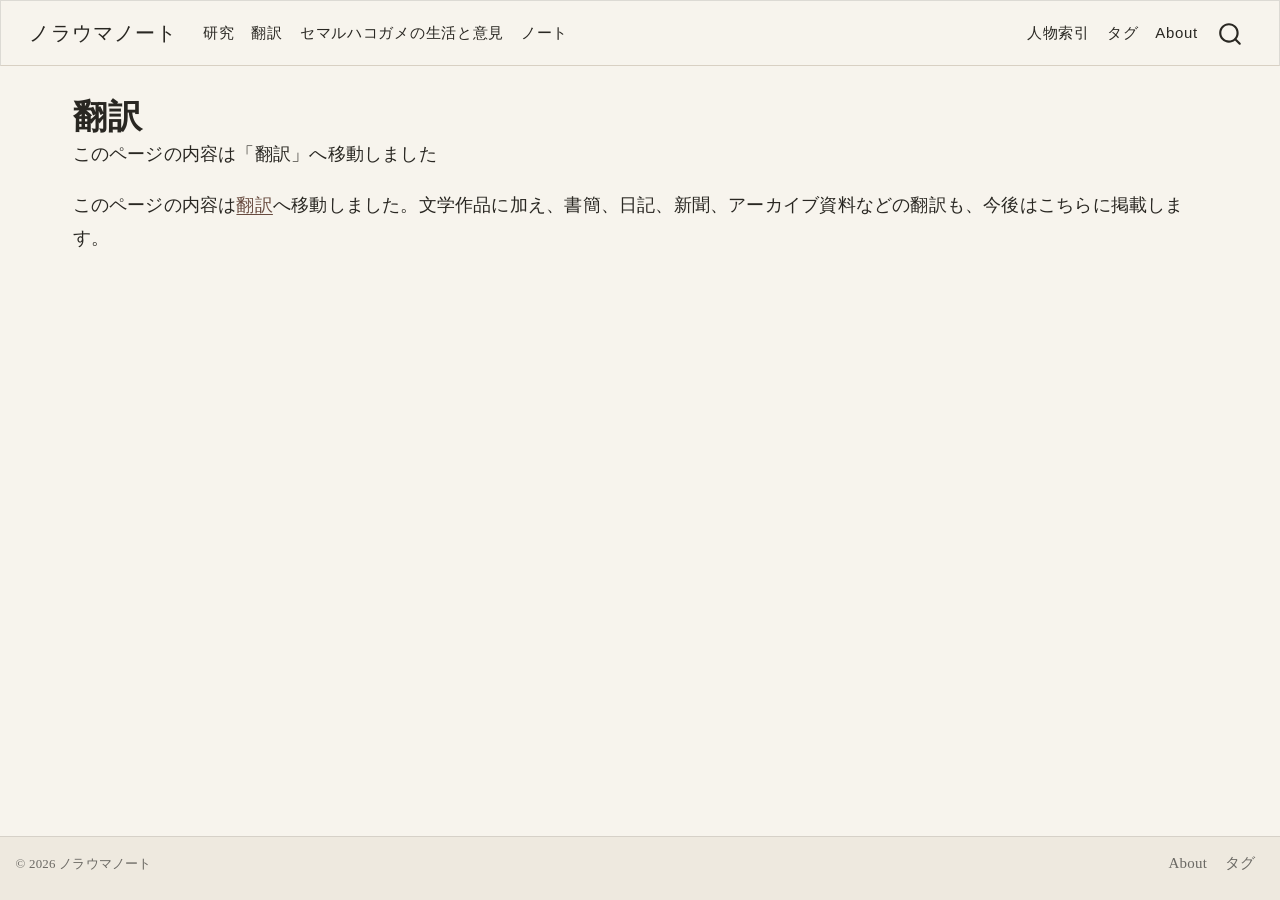
<file: sources/index.html>
<!DOCTYPE html>
<html xmlns="http://www.w3.org/1999/xhtml" lang="ja" xml:lang="ja"><head>

<meta charset="utf-8">
<meta name="generator" content="quarto-1.10.18">

<meta name="viewport" content="width=device-width, initial-scale=1.0, user-scalable=yes">

<meta name="description" content="このページの内容は「翻訳」へ移動しました">

<title>翻訳 – ノラウマノート</title>
<style>
/* Default styles provided by pandoc.
** See https://pandoc.org/MANUAL.html#variables-for-html for config info.
*/
span.smallcaps{font-variant: small-caps;}
div.columns{display: flex; gap: 1.5em;}
div.column{flex: auto;}
@media screen {
div.columns{gap: min(4vw, 1.5em);}
div.column{overflow-x: auto;}
}
div.hanging-indent{margin-left: 1.5em; text-indent: -1.5em;}
ul.task-list{list-style: none;}
ul.task-list li input[type="checkbox"] {
  width: 0.8em;
  margin: 0 0.8em 0.2em -1em; /* quarto-specific, see https://github.com/quarto-dev/quarto-cli/issues/4556 */ 
  vertical-align: middle;
}
</style>


<script src="../site_libs/quarto-nav/quarto-nav.js"></script>
<script src="../site_libs/clipboard/clipboard.min.js"></script>
<script src="../site_libs/quarto-search/autocomplete.umd.js"></script>
<script src="../site_libs/quarto-search/fuse.min.js"></script>
<script src="../site_libs/quarto-search/quarto-search.js"></script>
<meta name="quarto:offset" content="../">
<script src="../site_libs/quarto-html/quarto.js" type="module"></script>
<script src="../site_libs/quarto-html/tabsets/tabsets.js" type="module"></script>
<script src="../site_libs/quarto-html/popper.min.js"></script>
<script src="../site_libs/quarto-html/tippy.umd.min.js"></script>
<script src="../site_libs/quarto-html/anchor.min.js"></script>
<link href="../site_libs/quarto-html/tippy.css" rel="stylesheet">
<link href="../site_libs/quarto-html/quarto-syntax-highlighting-64a204ab8560d761af7679ceaba22944.css" rel="stylesheet" id="quarto-text-highlighting-styles">
<script src="../site_libs/bootstrap/bootstrap.min.js"></script>
<link href="../site_libs/bootstrap/bootstrap-icons.css" rel="stylesheet">
<link href="../site_libs/bootstrap/bootstrap-74d0237e3e05faaf3643db1512afb270.min.css" rel="stylesheet" append-hash="true" id="quarto-bootstrap" data-mode="light">
<script id="quarto-search-options" type="application/json">{
  "location": "navbar",
  "copy-button": false,
  "collapse-after": 3,
  "panel-placement": "end",
  "type": "overlay",
  "limit": 50,
  "keyboard-shortcut": [
    "f",
    "/",
    "s"
  ],
  "language": {
    "search-no-results-text": "一致なし",
    "search-matching-documents-text": "一致した文書",
    "search-copy-link-title": "検索へのリンクをコピー",
    "search-hide-matches-text": "追加の検索結果を非表示",
    "search-more-match-text": "追加の検索結果",
    "search-more-matches-text": "追加の検索結果",
    "search-clear-button-title": "消去",
    "search-text-placeholder": "",
    "search-detached-cancel-button-title": "取消",
    "search-submit-button-title": "検索",
    "search-label": "サーチ"
  }
}</script>
<style>html{ scroll-behavior: smooth; }</style>


<meta property="og:title" content="翻訳 – ノラウマノート">
<meta property="og:description" content="このページの内容は「翻訳」へ移動しました">
<meta property="og:site_name" content="ノラウマノート">
</head>

<body class="nav-fixed quarto-light">

<div id="quarto-search-results"></div>
  <header id="quarto-header" class="headroom fixed-top">
    <nav class="navbar navbar-expand-xl " data-bs-theme="dark">
      <div class="navbar-container container-fluid">
      <div class="navbar-brand-container mx-auto">
    <a class="navbar-brand" href="../index.html">
    <span class="navbar-title">ノラウマノート</span>
    </a>
  </div>
            <div id="quarto-search" class="" title="サーチ"></div>
          <button class="navbar-toggler" type="button" data-bs-toggle="collapse" data-bs-target="#navbarCollapse" aria-controls="navbarCollapse" role="menu" aria-expanded="false" aria-label="ナビゲーションを切り替える" onclick="if (window.quartoToggleHeadroom) { window.quartoToggleHeadroom(); }">
  <span class="navbar-toggler-icon"></span>
</button>
          <div class="collapse navbar-collapse" id="navbarCollapse">
            <ul class="navbar-nav navbar-nav-scroll me-auto">
  <li class="nav-item">
    <a class="nav-link" href="../research/index.html"> 
<span class="menu-text">研究</span></a>
  </li>  
  <li class="nav-item">
    <a class="nav-link" href="../translations/index.html"> 
<span class="menu-text">翻訳</span></a>
  </li>  
  <li class="nav-item">
    <a class="nav-link" href="../box-turtle/index.html"> 
<span class="menu-text">セマルハコガメの生活と意見</span></a>
  </li>  
  <li class="nav-item">
    <a class="nav-link" href="../notes/index.html"> 
<span class="menu-text">ノート</span></a>
  </li>  
</ul>
            <ul class="navbar-nav navbar-nav-scroll ms-auto">
  <li class="nav-item">
    <a class="nav-link" href="../people/index.html"> 
<span class="menu-text">人物索引</span></a>
  </li>  
  <li class="nav-item">
    <a class="nav-link" href="../tags/index.html"> 
<span class="menu-text">タグ</span></a>
  </li>  
  <li class="nav-item">
    <a class="nav-link" href="../about.html"> 
<span class="menu-text">About</span></a>
  </li>  
</ul>
          </div> <!-- /navcollapse -->
            <div class="quarto-navbar-tools">
</div>
      </div> <!-- /container-fluid -->
    </nav>
</header>
<!-- content -->
<div id="quarto-content" class="quarto-container page-columns page-rows-contents page-layout-full page-navbar">
<!-- sidebar -->
<!-- margin-sidebar -->
    
<!-- main -->
<main class="content column-page" id="quarto-document-content">

<header id="title-block-header" class="quarto-title-block default">
<div class="quarto-title">
<h1 class="title">翻訳</h1>
</div>

<div>
  <div class="description">
    このページの内容は「翻訳」へ移動しました
  </div>
</div>


<div class="quarto-title-meta column-page">

    
  
    
  </div>
  


</header>


<!--
Generation information
- Date: 2026-08-11
- Creation method: Generated by ChatGPT
- Model: GPT-5 (Codex)
- Source information: User-provided site requirements
- Scope: Compatibility page directing old source-section links to the unified translation section
- Human review status: Not reviewed
- Version: 0.2.0
- Updated: 2026-09-21
- Caution: AI-generated content may contain errors. Verify consequential use against primary sources.
-->
<p>このページの内容は<a href="../translations/index.html">翻訳</a>へ移動しました。文学作品に加え、書簡、日記、新聞、アーカイブ資料などの翻訳も、今後はこちらに掲載します。</p>



</main> <!-- /main -->
<script id="quarto-html-after-body" type="application/javascript">
  window.document.addEventListener("DOMContentLoaded", function (event) {
    const icon = "";
    const anchorJS = new window.AnchorJS();
    anchorJS.options = {
      placement: 'right',
      icon: icon
    };
    anchorJS.add('.anchored');
    const isCodeAnnotation = (el) => {
      for (const clz of el.classList) {
        if (clz.startsWith('code-annotation-')) {                     
          return true;
        }
      }
      return false;
    }
    const onCopySuccess = function(e) {
      // button target
      const button = e.trigger;
      // don't keep focus
      button.blur();
      // flash "checked"
      button.classList.add('code-copy-button-checked');
      var currentTitle = button.getAttribute("title");
      button.setAttribute("title", "コピーしました");
      let tooltip;
      if (window.bootstrap) {
        button.setAttribute("data-bs-toggle", "tooltip");
        button.setAttribute("data-bs-placement", "left");
        button.setAttribute("data-bs-title", "コピーしました");
        tooltip = new bootstrap.Tooltip(button, 
          { trigger: "manual", 
            customClass: "code-copy-button-tooltip",
            offset: [0, -8]});
        tooltip.show();    
      }
      setTimeout(function() {
        if (tooltip) {
          tooltip.hide();
          button.removeAttribute("data-bs-title");
          button.removeAttribute("data-bs-toggle");
          button.removeAttribute("data-bs-placement");
        }
        button.setAttribute("title", currentTitle);
        button.classList.remove('code-copy-button-checked');
      }, 1000);
      // clear code selection
      e.clearSelection();
    }
    const getTextToCopy = function(trigger) {
      const outerScaffold = trigger.parentElement.cloneNode(true);
      const codeEl = outerScaffold.querySelector('code');
      for (const childEl of codeEl.children) {
        if (isCodeAnnotation(childEl)) {
          childEl.remove();
        }
      }
      return codeEl.innerText;
    }
    const clipboard = new window.ClipboardJS('.code-copy-button:not([data-in-quarto-modal])', {
      text: getTextToCopy
    });
    clipboard.on('success', onCopySuccess);
    if (window.document.getElementById('quarto-embedded-source-code-modal')) {
      const clipboardModal = new window.ClipboardJS('.code-copy-button[data-in-quarto-modal]', {
        text: getTextToCopy,
        container: window.document.getElementById('quarto-embedded-source-code-modal')
      });
      clipboardModal.on('success', onCopySuccess);
    }
      var localhostRegex = new RegExp(/^(?:http|https):\/\/localhost\:?[0-9]*\//);
      var mailtoRegex = new RegExp(/^mailto:/);
        var filterRegex = new RegExp('/' + window.location.host + '/');
      var isInternal = (href) => {
          return filterRegex.test(href) || localhostRegex.test(href) || mailtoRegex.test(href);
      }
      // Inspect non-navigation links and adorn them if external
     var links = window.document.querySelectorAll('a[href]:not(.nav-link):not(.navbar-brand):not(.toc-action):not(.sidebar-link):not(.sidebar-item-toggle):not(.pagination-link):not(.no-external):not([aria-hidden]):not(.dropdown-item):not(.quarto-navigation-tool):not(.about-link)');
      for (var i=0; i<links.length; i++) {
        const link = links[i];
        if (!isInternal(link.href)) {
          // undo the damage that might have been done by quarto-nav.js in the case of
          // links that we want to consider external
          if (link.dataset.originalHref !== undefined) {
            link.href = link.dataset.originalHref;
          }
            // target, if specified
            link.setAttribute("target", "_blank");
            if (link.getAttribute("rel") === null) {
              link.setAttribute("rel", "noopener");
            }
        }
      }
    function tippyHover(el, contentFn, onTriggerFn, onUntriggerFn) {
      const config = {
        allowHTML: true,
        maxWidth: 500,
        delay: 100,
        arrow: false,
        appendTo: function(el) {
            return el.parentElement;
        },
        interactive: true,
        interactiveBorder: 10,
        theme: 'quarto',
        placement: 'bottom-start',
      };
      if (contentFn) {
        config.content = contentFn;
      }
      if (onTriggerFn) {
        config.onTrigger = onTriggerFn;
      }
      if (onUntriggerFn) {
        config.onUntrigger = onUntriggerFn;
      }
      window.tippy(el, config); 
    }
    const noterefs = window.document.querySelectorAll('a[role="doc-noteref"]');
    for (var i=0; i<noterefs.length; i++) {
      const ref = noterefs[i];
      tippyHover(ref, function() {
        // use id or data attribute instead here
        let href = ref.getAttribute('data-footnote-href') || ref.getAttribute('href');
        try { href = new URL(href).hash; } catch {}
        const id = href.replace(/^#\/?/, "");
        const note = window.document.getElementById(id);
        if (note) {
          return note.innerHTML;
        } else {
          return "";
        }
      });
    }
    const xrefs = window.document.querySelectorAll('a.quarto-xref');
    const processXRef = (id, note) => {
      // Strip column container classes
      const stripColumnClz = (el) => {
        el.classList.remove("page-full", "page-columns");
        if (el.children) {
          for (const child of el.children) {
            stripColumnClz(child);
          }
        }
      }
      stripColumnClz(note)
      if (id === null || id.startsWith('sec-')) {
        // Special case sections, only their first couple elements
        const container = document.createElement("div");
        if (note.children && note.children.length > 2) {
          container.appendChild(note.children[0].cloneNode(true));
          for (let i = 1; i < note.children.length; i++) {
            const child = note.children[i];
            if (child.tagName === "P" && child.innerText === "") {
              continue;
            } else {
              container.appendChild(child.cloneNode(true));
              break;
            }
          }
          if (window.Quarto?.typesetMath) {
            window.Quarto.typesetMath(container);
          }
          return container.innerHTML
        } else {
          if (window.Quarto?.typesetMath) {
            window.Quarto.typesetMath(note);
          }
          return note.innerHTML;
        }
      } else {
        // Remove any anchor links if they are present
        const anchorLink = note.querySelector('a.anchorjs-link');
        if (anchorLink) {
          anchorLink.remove();
        }
        if (window.Quarto?.typesetMath) {
          window.Quarto.typesetMath(note);
        }
        if (note.classList.contains("callout")) {
          return note.outerHTML;
        } else {
          return note.innerHTML;
        }
      }
    }
    for (var i=0; i<xrefs.length; i++) {
      const xref = xrefs[i];
      tippyHover(xref, undefined, function(instance) {
        instance.disable();
        let url = xref.getAttribute('href');
        let hash = undefined; 
        if (url.startsWith('#')) {
          hash = url;
        } else {
          try { hash = new URL(url).hash; } catch {}
        }
        if (hash) {
          const id = hash.replace(/^#\/?/, "");
          const note = window.document.getElementById(id);
          if (note !== null) {
            try {
              const html = processXRef(id, note.cloneNode(true));
              instance.setContent(html);
            } finally {
              instance.enable();
              instance.show();
            }
          } else {
            // See if we can fetch this
            fetch(url.split('#')[0])
            .then(res => res.text())
            .then(html => {
              const parser = new DOMParser();
              const htmlDoc = parser.parseFromString(html, "text/html");
              const note = htmlDoc.getElementById(id);
              if (note !== null) {
                const html = processXRef(id, note);
                instance.setContent(html);
              } 
            }).finally(() => {
              instance.enable();
              instance.show();
            });
          }
        } else {
          // See if we can fetch a full url (with no hash to target)
          // This is a special case and we should probably do some content thinning / targeting
          fetch(url)
          .then(res => res.text())
          .then(html => {
            const parser = new DOMParser();
            const htmlDoc = parser.parseFromString(html, "text/html");
            const note = htmlDoc.querySelector('main.content');
            if (note !== null) {
              // This should only happen for chapter cross references
              // (since there is no id in the URL)
              // remove the first header
              if (note.children.length > 0 && note.children[0].tagName === "HEADER") {
                note.children[0].remove();
              }
              const html = processXRef(null, note);
              instance.setContent(html);
            } 
          }).finally(() => {
            instance.enable();
            instance.show();
          });
        }
      }, function(instance) {
      });
    }
        let selectedAnnoteEl;
        const selectorForAnnotation = ( cell, annotation) => {
          let cellAttr = 'data-code-cell="' + cell + '"';
          let lineAttr = 'data-code-annotation="' +  annotation + '"';
          const selector = 'span[' + cellAttr + '][' + lineAttr + ']';
          return selector;
        }
        const selectCodeLines = (annoteEl) => {
          const doc = window.document;
          const targetCell = annoteEl.getAttribute("data-target-cell");
          const targetAnnotation = annoteEl.getAttribute("data-target-annotation");
          const annoteSpan = window.document.querySelector(selectorForAnnotation(targetCell, targetAnnotation));
          const lines = annoteSpan.getAttribute("data-code-lines").split(",");
          const lineIds = lines.map((line) => {
            return targetCell + "-" + line;
          })
          let top = null;
          let height = null;
          let parent = null;
          if (lineIds.length > 0) {
              //compute the position of the single el (top and bottom and make a div)
              const el = window.document.getElementById(lineIds[0]);
              top = el.offsetTop;
              height = el.offsetHeight;
              parent = el.parentElement.parentElement;
            if (lineIds.length > 1) {
              const lastEl = window.document.getElementById(lineIds[lineIds.length - 1]);
              const bottom = lastEl.offsetTop + lastEl.offsetHeight;
              height = bottom - top;
            }
            if (top !== null && height !== null && parent !== null) {
              // cook up a div (if necessary) and position it 
              let div = window.document.getElementById("code-annotation-line-highlight");
              if (div === null) {
                div = window.document.createElement("div");
                div.setAttribute("id", "code-annotation-line-highlight");
                div.style.position = 'absolute';
                parent.appendChild(div);
              }
              div.style.top = top - 2 + "px";
              div.style.height = height + 4 + "px";
              div.style.left = 0;
              let gutterDiv = window.document.getElementById("code-annotation-line-highlight-gutter");
              if (gutterDiv === null) {
                gutterDiv = window.document.createElement("div");
                gutterDiv.setAttribute("id", "code-annotation-line-highlight-gutter");
                gutterDiv.style.position = 'absolute';
                const codeCell = window.document.getElementById(targetCell);
                const gutter = codeCell.querySelector('.code-annotation-gutter');
                gutter.appendChild(gutterDiv);
              }
              gutterDiv.style.top = top - 2 + "px";
              gutterDiv.style.height = height + 4 + "px";
            }
            selectedAnnoteEl = annoteEl;
          }
        };
        const unselectCodeLines = () => {
          const elementsIds = ["code-annotation-line-highlight", "code-annotation-line-highlight-gutter"];
          elementsIds.forEach((elId) => {
            const div = window.document.getElementById(elId);
            if (div) {
              div.remove();
            }
          });
          selectedAnnoteEl = undefined;
        };
          // Handle positioning of the toggle
      window.addEventListener(
        "resize",
        throttle(() => {
          elRect = undefined;
          if (selectedAnnoteEl) {
            selectCodeLines(selectedAnnoteEl);
          }
        }, 10)
      );
      function throttle(fn, ms) {
      let throttle = false;
      let timer;
        return (...args) => {
          if(!throttle) { // first call gets through
              fn.apply(this, args);
              throttle = true;
          } else { // all the others get throttled
              if(timer) clearTimeout(timer); // cancel #2
              timer = setTimeout(() => {
                fn.apply(this, args);
                timer = throttle = false;
              }, ms);
          }
        };
      }
        // Attach click handler to the DT
        const annoteDls = window.document.querySelectorAll('dt[data-target-cell]');
        for (const annoteDlNode of annoteDls) {
          annoteDlNode.addEventListener('click', (event) => {
            const clickedEl = event.target;
            if (clickedEl !== selectedAnnoteEl) {
              unselectCodeLines();
              const activeEl = window.document.querySelector('dt[data-target-cell].code-annotation-active');
              if (activeEl) {
                activeEl.classList.remove('code-annotation-active');
              }
              selectCodeLines(clickedEl);
              clickedEl.classList.add('code-annotation-active');
            } else {
              // Unselect the line
              unselectCodeLines();
              clickedEl.classList.remove('code-annotation-active');
            }
          });
        }
    const findCites = (el) => {
      const parentEl = el.parentElement;
      if (parentEl) {
        const cites = parentEl.dataset.cites;
        if (cites) {
          return {
            el,
            cites: cites.split(' ')
          };
        } else {
          return findCites(el.parentElement)
        }
      } else {
        return undefined;
      }
    };
    var bibliorefs = window.document.querySelectorAll('a[role="doc-biblioref"]');
    for (var i=0; i<bibliorefs.length; i++) {
      const ref = bibliorefs[i];
      const citeInfo = findCites(ref);
      if (citeInfo) {
        tippyHover(citeInfo.el, function() {
          var popup = window.document.createElement('div');
          citeInfo.cites.forEach(function(cite) {
            var citeDiv = window.document.createElement('div');
            citeDiv.classList.add('hanging-indent');
            citeDiv.classList.add('csl-entry');
            var biblioDiv = window.document.getElementById('ref-' + cite);
            if (biblioDiv) {
              citeDiv.innerHTML = biblioDiv.innerHTML;
            }
            popup.appendChild(citeDiv);
          });
          return popup.innerHTML;
        });
      }
    }
  });
  </script>
</div> <!-- /content -->
<footer class="footer">
  <div class="nav-footer">
    <div class="nav-footer-left">
<p>© 2026 ノラウマノート</p>
</div>   
    <div class="nav-footer-center">
      &nbsp;
    </div>
    <div class="nav-footer-right">
      <ul class="footer-items list-unstyled">
    <li class="nav-item">
    <a class="nav-link" href="../about.html">
<p>About</p>
</a>
  </li>  
    <li class="nav-item">
    <a class="nav-link" href="../tags/index.html">
<p>タグ</p>
</a>
  </li>  
</ul>
    </div>
  </div>
</footer>




<script src="../site_libs/quarto-html/zenscroll-min.js"></script>
</body></html>
</file>
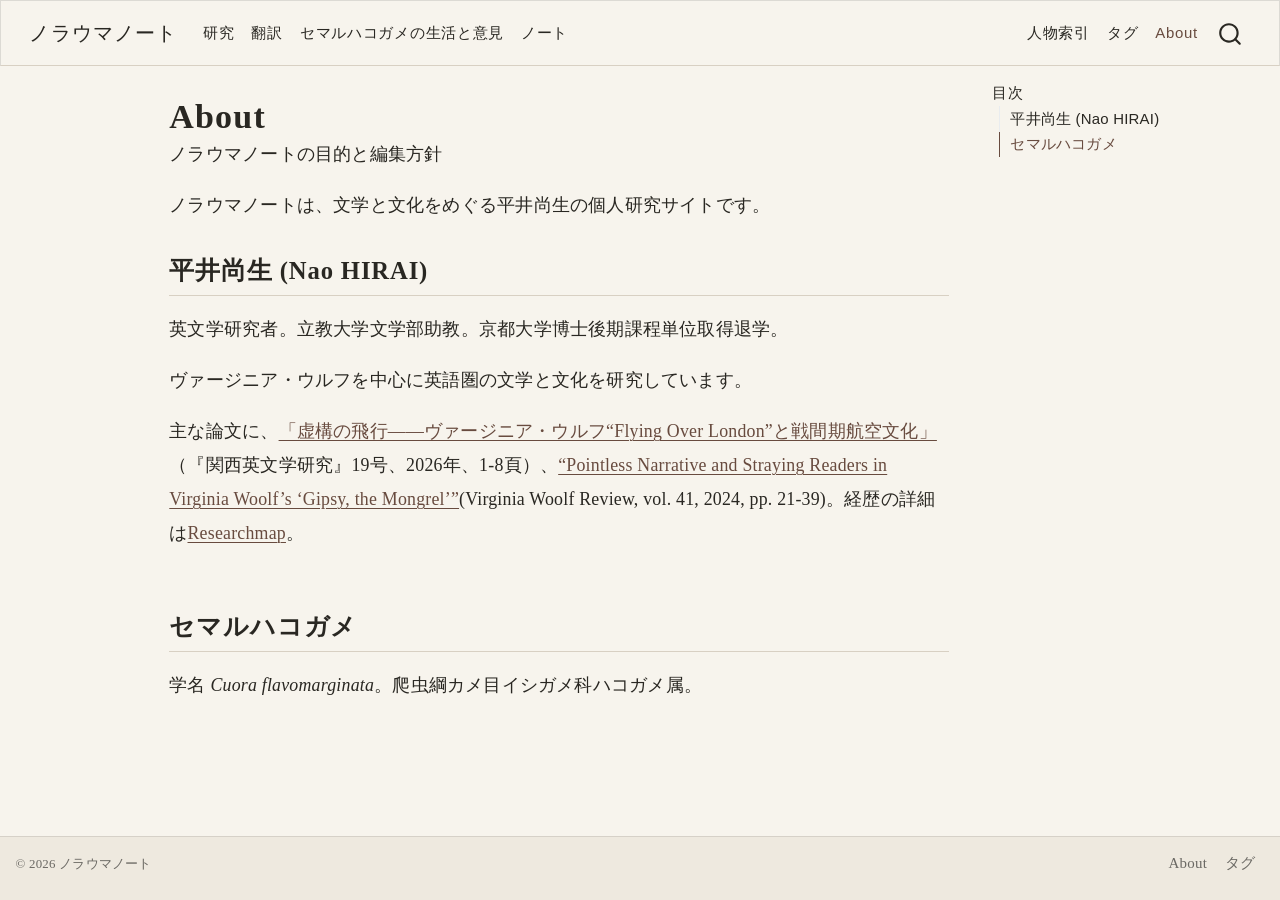
<file: about.html>
<!DOCTYPE html>
<html xmlns="http://www.w3.org/1999/xhtml" lang="ja" xml:lang="ja"><head>

<meta charset="utf-8">
<meta name="generator" content="quarto-1.10.18">

<meta name="viewport" content="width=device-width, initial-scale=1.0, user-scalable=yes">

<meta name="description" content="ノラウマノートの目的と編集方針">

<title>About – ノラウマノート</title>
<style>
/* Default styles provided by pandoc.
** See https://pandoc.org/MANUAL.html#variables-for-html for config info.
*/
span.smallcaps{font-variant: small-caps;}
div.columns{display: flex; gap: 1.5em;}
div.column{flex: auto;}
@media screen {
div.columns{gap: min(4vw, 1.5em);}
div.column{overflow-x: auto;}
}
div.hanging-indent{margin-left: 1.5em; text-indent: -1.5em;}
ul.task-list{list-style: none;}
ul.task-list li input[type="checkbox"] {
  width: 0.8em;
  margin: 0 0.8em 0.2em -1em; /* quarto-specific, see https://github.com/quarto-dev/quarto-cli/issues/4556 */ 
  vertical-align: middle;
}
</style>


<script src="site_libs/quarto-nav/quarto-nav.js"></script>
<script src="site_libs/clipboard/clipboard.min.js"></script>
<script src="site_libs/quarto-search/autocomplete.umd.js"></script>
<script src="site_libs/quarto-search/fuse.min.js"></script>
<script src="site_libs/quarto-search/quarto-search.js"></script>
<meta name="quarto:offset" content="./">
<script src="site_libs/quarto-html/quarto.js" type="module"></script>
<script src="site_libs/quarto-html/tabsets/tabsets.js" type="module"></script>
<script src="site_libs/quarto-html/popper.min.js"></script>
<script src="site_libs/quarto-html/tippy.umd.min.js"></script>
<script src="site_libs/quarto-html/anchor.min.js"></script>
<link href="site_libs/quarto-html/tippy.css" rel="stylesheet">
<link href="site_libs/quarto-html/quarto-syntax-highlighting-64a204ab8560d761af7679ceaba22944.css" rel="stylesheet" id="quarto-text-highlighting-styles">
<script src="site_libs/bootstrap/bootstrap.min.js"></script>
<link href="site_libs/bootstrap/bootstrap-icons.css" rel="stylesheet">
<link href="site_libs/bootstrap/bootstrap-4cc1e81dcf9266932cec14dd4aa64218.min.css" rel="stylesheet" append-hash="true" id="quarto-bootstrap" data-mode="light">
<script id="quarto-search-options" type="application/json">{
  "location": "navbar",
  "copy-button": false,
  "collapse-after": 3,
  "panel-placement": "end",
  "type": "overlay",
  "limit": 50,
  "keyboard-shortcut": [
    "f",
    "/",
    "s"
  ],
  "language": {
    "search-no-results-text": "一致なし",
    "search-matching-documents-text": "一致した文書",
    "search-copy-link-title": "検索へのリンクをコピー",
    "search-hide-matches-text": "追加の検索結果を非表示",
    "search-more-match-text": "追加の検索結果",
    "search-more-matches-text": "追加の検索結果",
    "search-clear-button-title": "消去",
    "search-text-placeholder": "",
    "search-detached-cancel-button-title": "取消",
    "search-submit-button-title": "検索",
    "search-label": "サーチ"
  }
}</script>
<style>html{ scroll-behavior: smooth; }</style>


<meta property="og:title" content="About – ノラウマノート">
<meta property="og:description" content="ノラウマノートの目的と編集方針">
<meta property="og:site_name" content="ノラウマノート">
</head>

<body class="nav-fixed quarto-light">

<div id="quarto-search-results"></div>
  <header id="quarto-header" class="headroom fixed-top">
    <nav class="navbar navbar-expand-xl " data-bs-theme="dark">
      <div class="navbar-container container-fluid">
      <div class="navbar-brand-container mx-auto">
    <a class="navbar-brand" href="./index.html">
    <span class="navbar-title">ノラウマノート</span>
    </a>
  </div>
            <div id="quarto-search" class="" title="サーチ"></div>
          <button class="navbar-toggler" type="button" data-bs-toggle="collapse" data-bs-target="#navbarCollapse" aria-controls="navbarCollapse" role="menu" aria-expanded="false" aria-label="ナビゲーションを切り替える" onclick="if (window.quartoToggleHeadroom) { window.quartoToggleHeadroom(); }">
  <span class="navbar-toggler-icon"></span>
</button>
          <div class="collapse navbar-collapse" id="navbarCollapse">
            <ul class="navbar-nav navbar-nav-scroll me-auto">
  <li class="nav-item">
    <a class="nav-link" href="./research/index.html"> 
<span class="menu-text">研究</span></a>
  </li>  
  <li class="nav-item">
    <a class="nav-link" href="./translations/index.html"> 
<span class="menu-text">翻訳</span></a>
  </li>  
  <li class="nav-item">
    <a class="nav-link" href="./box-turtle/index.html"> 
<span class="menu-text">セマルハコガメの生活と意見</span></a>
  </li>  
  <li class="nav-item">
    <a class="nav-link" href="./notes/index.html"> 
<span class="menu-text">ノート</span></a>
  </li>  
</ul>
            <ul class="navbar-nav navbar-nav-scroll ms-auto">
  <li class="nav-item">
    <a class="nav-link" href="./people/index.html"> 
<span class="menu-text">人物索引</span></a>
  </li>  
  <li class="nav-item">
    <a class="nav-link" href="./tags/index.html"> 
<span class="menu-text">タグ</span></a>
  </li>  
  <li class="nav-item">
    <a class="nav-link active" href="./about.html" aria-current="page"> 
<span class="menu-text">About</span></a>
  </li>  
</ul>
          </div> <!-- /navcollapse -->
            <div class="quarto-navbar-tools">
</div>
      </div> <!-- /container-fluid -->
    </nav>
</header>
<!-- content -->
<div id="quarto-content" class="quarto-container page-columns page-rows-contents page-layout-article page-navbar">
<!-- sidebar -->
<!-- margin-sidebar -->
    <div id="quarto-margin-sidebar" class="sidebar margin-sidebar">
        <nav id="TOC" role="doc-toc" class="toc-active">
    <h2 id="toc-title">目次</h2>
   
  <ul>
  <li><a href="#平井尚生-nao-hirai" id="toc-平井尚生-nao-hirai" class="nav-link active" data-scroll-target="#平井尚生-nao-hirai">平井尚生 (Nao HIRAI)</a></li>
  <li><a href="#セマルハコガメ" id="toc-セマルハコガメ" class="nav-link" data-scroll-target="#セマルハコガメ">セマルハコガメ</a></li>
  </ul>
</nav>
    </div>
<!-- main -->
<main class="content" id="quarto-document-content">

<header id="title-block-header" class="quarto-title-block default">
<div class="quarto-title">
<h1 class="title">About</h1>
</div>

<div>
  <div class="description">
    ノラウマノートの目的と編集方針
  </div>
</div>


<div class="quarto-title-meta">

    
  
    
  </div>
  


</header>


<p>ノラウマノートは、文学と文化をめぐる平井尚生の個人研究サイトです。</p>
<section id="平井尚生-nao-hirai" class="level2">
<h2 class="anchored" data-anchor-id="平井尚生-nao-hirai">平井尚生 (Nao HIRAI)</h2>
<p>英文学研究者。立教大学文学部助教。京都大学博士後期課程単位取得退学。</p>
<p>ヴァージニア・ウルフを中心に英語圏の文学と文化を研究しています。</p>
<p>主な論文に、<a href="https://doi.org/10.20759/elsjregional.18.0_255">「虚構の飛行——ヴァージニア・ウルフ“Flying Over London”と戦間期航空文化」</a>（『関西英文学研究』19号、2026年、1-8頁）、<a href="https://doi.org/10.20762/woolfreview.41.0_21">“Pointless Narrative and Straying Readers in Virginia Woolf’s ‘Gipsy, the Mongrel’”</a>(Virginia Woolf Review, vol.&nbsp;41, 2024, pp.&nbsp;21-39)。経歴の詳細は<a href="https://researchmap.jp/naohirai">Researchmap</a>。</p>
</section>
<section id="セマルハコガメ" class="level2">
<h2 class="anchored" data-anchor-id="セマルハコガメ">セマルハコガメ</h2>
<p>学名 <em>Cuora flavomarginata</em>。爬虫綱カメ目イシガメ科ハコガメ属。</p>


</section>

</main> <!-- /main -->
<script id="quarto-html-after-body" type="application/javascript">
  window.document.addEventListener("DOMContentLoaded", function (event) {
    const icon = "";
    const anchorJS = new window.AnchorJS();
    anchorJS.options = {
      placement: 'right',
      icon: icon
    };
    anchorJS.add('.anchored');
    const isCodeAnnotation = (el) => {
      for (const clz of el.classList) {
        if (clz.startsWith('code-annotation-')) {                     
          return true;
        }
      }
      return false;
    }
    const onCopySuccess = function(e) {
      // button target
      const button = e.trigger;
      // don't keep focus
      button.blur();
      // flash "checked"
      button.classList.add('code-copy-button-checked');
      var currentTitle = button.getAttribute("title");
      button.setAttribute("title", "コピーしました");
      let tooltip;
      if (window.bootstrap) {
        button.setAttribute("data-bs-toggle", "tooltip");
        button.setAttribute("data-bs-placement", "left");
        button.setAttribute("data-bs-title", "コピーしました");
        tooltip = new bootstrap.Tooltip(button, 
          { trigger: "manual", 
            customClass: "code-copy-button-tooltip",
            offset: [0, -8]});
        tooltip.show();    
      }
      setTimeout(function() {
        if (tooltip) {
          tooltip.hide();
          button.removeAttribute("data-bs-title");
          button.removeAttribute("data-bs-toggle");
          button.removeAttribute("data-bs-placement");
        }
        button.setAttribute("title", currentTitle);
        button.classList.remove('code-copy-button-checked');
      }, 1000);
      // clear code selection
      e.clearSelection();
    }
    const getTextToCopy = function(trigger) {
      const outerScaffold = trigger.parentElement.cloneNode(true);
      const codeEl = outerScaffold.querySelector('code');
      for (const childEl of codeEl.children) {
        if (isCodeAnnotation(childEl)) {
          childEl.remove();
        }
      }
      return codeEl.innerText;
    }
    const clipboard = new window.ClipboardJS('.code-copy-button:not([data-in-quarto-modal])', {
      text: getTextToCopy
    });
    clipboard.on('success', onCopySuccess);
    if (window.document.getElementById('quarto-embedded-source-code-modal')) {
      const clipboardModal = new window.ClipboardJS('.code-copy-button[data-in-quarto-modal]', {
        text: getTextToCopy,
        container: window.document.getElementById('quarto-embedded-source-code-modal')
      });
      clipboardModal.on('success', onCopySuccess);
    }
      var localhostRegex = new RegExp(/^(?:http|https):\/\/localhost\:?[0-9]*\//);
      var mailtoRegex = new RegExp(/^mailto:/);
        var filterRegex = new RegExp('/' + window.location.host + '/');
      var isInternal = (href) => {
          return filterRegex.test(href) || localhostRegex.test(href) || mailtoRegex.test(href);
      }
      // Inspect non-navigation links and adorn them if external
     var links = window.document.querySelectorAll('a[href]:not(.nav-link):not(.navbar-brand):not(.toc-action):not(.sidebar-link):not(.sidebar-item-toggle):not(.pagination-link):not(.no-external):not([aria-hidden]):not(.dropdown-item):not(.quarto-navigation-tool):not(.about-link)');
      for (var i=0; i<links.length; i++) {
        const link = links[i];
        if (!isInternal(link.href)) {
          // undo the damage that might have been done by quarto-nav.js in the case of
          // links that we want to consider external
          if (link.dataset.originalHref !== undefined) {
            link.href = link.dataset.originalHref;
          }
            // target, if specified
            link.setAttribute("target", "_blank");
            if (link.getAttribute("rel") === null) {
              link.setAttribute("rel", "noopener");
            }
        }
      }
    function tippyHover(el, contentFn, onTriggerFn, onUntriggerFn) {
      const config = {
        allowHTML: true,
        maxWidth: 500,
        delay: 100,
        arrow: false,
        appendTo: function(el) {
            return el.parentElement;
        },
        interactive: true,
        interactiveBorder: 10,
        theme: 'quarto',
        placement: 'bottom-start',
      };
      if (contentFn) {
        config.content = contentFn;
      }
      if (onTriggerFn) {
        config.onTrigger = onTriggerFn;
      }
      if (onUntriggerFn) {
        config.onUntrigger = onUntriggerFn;
      }
      window.tippy(el, config); 
    }
    const noterefs = window.document.querySelectorAll('a[role="doc-noteref"]');
    for (var i=0; i<noterefs.length; i++) {
      const ref = noterefs[i];
      tippyHover(ref, function() {
        // use id or data attribute instead here
        let href = ref.getAttribute('data-footnote-href') || ref.getAttribute('href');
        try { href = new URL(href).hash; } catch {}
        const id = href.replace(/^#\/?/, "");
        const note = window.document.getElementById(id);
        if (note) {
          return note.innerHTML;
        } else {
          return "";
        }
      });
    }
    const xrefs = window.document.querySelectorAll('a.quarto-xref');
    const processXRef = (id, note) => {
      // Strip column container classes
      const stripColumnClz = (el) => {
        el.classList.remove("page-full", "page-columns");
        if (el.children) {
          for (const child of el.children) {
            stripColumnClz(child);
          }
        }
      }
      stripColumnClz(note)
      if (id === null || id.startsWith('sec-')) {
        // Special case sections, only their first couple elements
        const container = document.createElement("div");
        if (note.children && note.children.length > 2) {
          container.appendChild(note.children[0].cloneNode(true));
          for (let i = 1; i < note.children.length; i++) {
            const child = note.children[i];
            if (child.tagName === "P" && child.innerText === "") {
              continue;
            } else {
              container.appendChild(child.cloneNode(true));
              break;
            }
          }
          if (window.Quarto?.typesetMath) {
            window.Quarto.typesetMath(container);
          }
          return container.innerHTML
        } else {
          if (window.Quarto?.typesetMath) {
            window.Quarto.typesetMath(note);
          }
          return note.innerHTML;
        }
      } else {
        // Remove any anchor links if they are present
        const anchorLink = note.querySelector('a.anchorjs-link');
        if (anchorLink) {
          anchorLink.remove();
        }
        if (window.Quarto?.typesetMath) {
          window.Quarto.typesetMath(note);
        }
        if (note.classList.contains("callout")) {
          return note.outerHTML;
        } else {
          return note.innerHTML;
        }
      }
    }
    for (var i=0; i<xrefs.length; i++) {
      const xref = xrefs[i];
      tippyHover(xref, undefined, function(instance) {
        instance.disable();
        let url = xref.getAttribute('href');
        let hash = undefined; 
        if (url.startsWith('#')) {
          hash = url;
        } else {
          try { hash = new URL(url).hash; } catch {}
        }
        if (hash) {
          const id = hash.replace(/^#\/?/, "");
          const note = window.document.getElementById(id);
          if (note !== null) {
            try {
              const html = processXRef(id, note.cloneNode(true));
              instance.setContent(html);
            } finally {
              instance.enable();
              instance.show();
            }
          } else {
            // See if we can fetch this
            fetch(url.split('#')[0])
            .then(res => res.text())
            .then(html => {
              const parser = new DOMParser();
              const htmlDoc = parser.parseFromString(html, "text/html");
              const note = htmlDoc.getElementById(id);
              if (note !== null) {
                const html = processXRef(id, note);
                instance.setContent(html);
              } 
            }).finally(() => {
              instance.enable();
              instance.show();
            });
          }
        } else {
          // See if we can fetch a full url (with no hash to target)
          // This is a special case and we should probably do some content thinning / targeting
          fetch(url)
          .then(res => res.text())
          .then(html => {
            const parser = new DOMParser();
            const htmlDoc = parser.parseFromString(html, "text/html");
            const note = htmlDoc.querySelector('main.content');
            if (note !== null) {
              // This should only happen for chapter cross references
              // (since there is no id in the URL)
              // remove the first header
              if (note.children.length > 0 && note.children[0].tagName === "HEADER") {
                note.children[0].remove();
              }
              const html = processXRef(null, note);
              instance.setContent(html);
            } 
          }).finally(() => {
            instance.enable();
            instance.show();
          });
        }
      }, function(instance) {
      });
    }
        let selectedAnnoteEl;
        const selectorForAnnotation = ( cell, annotation) => {
          let cellAttr = 'data-code-cell="' + cell + '"';
          let lineAttr = 'data-code-annotation="' +  annotation + '"';
          const selector = 'span[' + cellAttr + '][' + lineAttr + ']';
          return selector;
        }
        const selectCodeLines = (annoteEl) => {
          const doc = window.document;
          const targetCell = annoteEl.getAttribute("data-target-cell");
          const targetAnnotation = annoteEl.getAttribute("data-target-annotation");
          const annoteSpan = window.document.querySelector(selectorForAnnotation(targetCell, targetAnnotation));
          const lines = annoteSpan.getAttribute("data-code-lines").split(",");
          const lineIds = lines.map((line) => {
            return targetCell + "-" + line;
          })
          let top = null;
          let height = null;
          let parent = null;
          if (lineIds.length > 0) {
              //compute the position of the single el (top and bottom and make a div)
              const el = window.document.getElementById(lineIds[0]);
              top = el.offsetTop;
              height = el.offsetHeight;
              parent = el.parentElement.parentElement;
            if (lineIds.length > 1) {
              const lastEl = window.document.getElementById(lineIds[lineIds.length - 1]);
              const bottom = lastEl.offsetTop + lastEl.offsetHeight;
              height = bottom - top;
            }
            if (top !== null && height !== null && parent !== null) {
              // cook up a div (if necessary) and position it 
              let div = window.document.getElementById("code-annotation-line-highlight");
              if (div === null) {
                div = window.document.createElement("div");
                div.setAttribute("id", "code-annotation-line-highlight");
                div.style.position = 'absolute';
                parent.appendChild(div);
              }
              div.style.top = top - 2 + "px";
              div.style.height = height + 4 + "px";
              div.style.left = 0;
              let gutterDiv = window.document.getElementById("code-annotation-line-highlight-gutter");
              if (gutterDiv === null) {
                gutterDiv = window.document.createElement("div");
                gutterDiv.setAttribute("id", "code-annotation-line-highlight-gutter");
                gutterDiv.style.position = 'absolute';
                const codeCell = window.document.getElementById(targetCell);
                const gutter = codeCell.querySelector('.code-annotation-gutter');
                gutter.appendChild(gutterDiv);
              }
              gutterDiv.style.top = top - 2 + "px";
              gutterDiv.style.height = height + 4 + "px";
            }
            selectedAnnoteEl = annoteEl;
          }
        };
        const unselectCodeLines = () => {
          const elementsIds = ["code-annotation-line-highlight", "code-annotation-line-highlight-gutter"];
          elementsIds.forEach((elId) => {
            const div = window.document.getElementById(elId);
            if (div) {
              div.remove();
            }
          });
          selectedAnnoteEl = undefined;
        };
          // Handle positioning of the toggle
      window.addEventListener(
        "resize",
        throttle(() => {
          elRect = undefined;
          if (selectedAnnoteEl) {
            selectCodeLines(selectedAnnoteEl);
          }
        }, 10)
      );
      function throttle(fn, ms) {
      let throttle = false;
      let timer;
        return (...args) => {
          if(!throttle) { // first call gets through
              fn.apply(this, args);
              throttle = true;
          } else { // all the others get throttled
              if(timer) clearTimeout(timer); // cancel #2
              timer = setTimeout(() => {
                fn.apply(this, args);
                timer = throttle = false;
              }, ms);
          }
        };
      }
        // Attach click handler to the DT
        const annoteDls = window.document.querySelectorAll('dt[data-target-cell]');
        for (const annoteDlNode of annoteDls) {
          annoteDlNode.addEventListener('click', (event) => {
            const clickedEl = event.target;
            if (clickedEl !== selectedAnnoteEl) {
              unselectCodeLines();
              const activeEl = window.document.querySelector('dt[data-target-cell].code-annotation-active');
              if (activeEl) {
                activeEl.classList.remove('code-annotation-active');
              }
              selectCodeLines(clickedEl);
              clickedEl.classList.add('code-annotation-active');
            } else {
              // Unselect the line
              unselectCodeLines();
              clickedEl.classList.remove('code-annotation-active');
            }
          });
        }
    const findCites = (el) => {
      const parentEl = el.parentElement;
      if (parentEl) {
        const cites = parentEl.dataset.cites;
        if (cites) {
          return {
            el,
            cites: cites.split(' ')
          };
        } else {
          return findCites(el.parentElement)
        }
      } else {
        return undefined;
      }
    };
    var bibliorefs = window.document.querySelectorAll('a[role="doc-biblioref"]');
    for (var i=0; i<bibliorefs.length; i++) {
      const ref = bibliorefs[i];
      const citeInfo = findCites(ref);
      if (citeInfo) {
        tippyHover(citeInfo.el, function() {
          var popup = window.document.createElement('div');
          citeInfo.cites.forEach(function(cite) {
            var citeDiv = window.document.createElement('div');
            citeDiv.classList.add('hanging-indent');
            citeDiv.classList.add('csl-entry');
            var biblioDiv = window.document.getElementById('ref-' + cite);
            if (biblioDiv) {
              citeDiv.innerHTML = biblioDiv.innerHTML;
            }
            popup.appendChild(citeDiv);
          });
          return popup.innerHTML;
        });
      }
    }
  });
  </script>
</div> <!-- /content -->
<footer class="footer">
  <div class="nav-footer">
    <div class="nav-footer-left">
<p>© 2026 ノラウマノート</p>
</div>   
    <div class="nav-footer-center">
      &nbsp;
    </div>
    <div class="nav-footer-right">
      <ul class="footer-items list-unstyled">
    <li class="nav-item">
    <a class="nav-link" href="./about.html">
<p>About</p>
</a>
  </li>  
    <li class="nav-item">
    <a class="nav-link" href="./tags/index.html">
<p>タグ</p>
</a>
  </li>  
</ul>
    </div>
  </div>
</footer>




<script src="site_libs/quarto-html/zenscroll-min.js"></script>
</body></html>
</file>
<file: site_libs/quarto-html/tippy.css>
.tippy-box[data-animation=fade][data-state=hidden]{opacity:0}[data-tippy-root]{max-width:calc(100vw - 10px)}.tippy-box{position:relative;background-color:#333;color:#fff;border-radius:4px;font-size:14px;line-height:1.4;white-space:normal;outline:0;transition-property:transform,visibility,opacity}.tippy-box[data-placement^=top]>.tippy-arrow{bottom:0}.tippy-box[data-placement^=top]>.tippy-arrow:before{bottom:-7px;left:0;border-width:8px 8px 0;border-top-color:initial;transform-origin:center top}.tippy-box[data-placement^=bottom]>.tippy-arrow{top:0}.tippy-box[data-placement^=bottom]>.tippy-arrow:before{top:-7px;left:0;border-width:0 8px 8px;border-bottom-color:initial;transform-origin:center bottom}.tippy-box[data-placement^=left]>.tippy-arrow{right:0}.tippy-box[data-placement^=left]>.tippy-arrow:before{border-width:8px 0 8px 8px;border-left-color:initial;right:-7px;transform-origin:center left}.tippy-box[data-placement^=right]>.tippy-arrow{left:0}.tippy-box[data-placement^=right]>.tippy-arrow:before{left:-7px;border-width:8px 8px 8px 0;border-right-color:initial;transform-origin:center right}.tippy-box[data-inertia][data-state=visible]{transition-timing-function:cubic-bezier(.54,1.5,.38,1.11)}.tippy-arrow{width:16px;height:16px;color:#333}.tippy-arrow:before{content:"";position:absolute;border-color:transparent;border-style:solid}.tippy-content{position:relative;padding:5px 9px;z-index:1}
</file>
<file: site_libs/quarto-html/quarto-syntax-highlighting-64a204ab8560d761af7679ceaba22944.css>
/* quarto syntax highlight colors */
:root {
  --quarto-hl-ot-color: #003B4F;
  --quarto-hl-at-color: #657422;
  --quarto-hl-ss-color: #20794D;
  --quarto-hl-an-color: #5E5E5E;
  --quarto-hl-fu-color: #4758AB;
  --quarto-hl-st-color: #20794D;
  --quarto-hl-cf-color: #003B4F;
  --quarto-hl-op-color: #5E5E5E;
  --quarto-hl-er-color: #AD0000;
  --quarto-hl-bn-color: #AD0000;
  --quarto-hl-al-color: #AD0000;
  --quarto-hl-va-color: #111111;
  --quarto-hl-bu-color: inherit;
  --quarto-hl-ex-color: inherit;
  --quarto-hl-pp-color: #AD0000;
  --quarto-hl-in-color: #5E5E5E;
  --quarto-hl-vs-color: #20794D;
  --quarto-hl-wa-color: #5E5E5E;
  --quarto-hl-do-color: #5E5E5E;
  --quarto-hl-im-color: #00769E;
  --quarto-hl-ch-color: #20794D;
  --quarto-hl-dt-color: #AD0000;
  --quarto-hl-fl-color: #AD0000;
  --quarto-hl-co-color: #5E5E5E;
  --quarto-hl-cv-color: #5E5E5E;
  --quarto-hl-cn-color: #8f5902;
  --quarto-hl-sc-color: #5E5E5E;
  --quarto-hl-dv-color: #AD0000;
  --quarto-hl-kw-color: #003B4F;
}

/* other quarto variables */
:root {
  --quarto-font-monospace: SFMono-Regular, Menlo, Monaco, Consolas, "Liberation Mono", "Courier New", monospace;
}

/* syntax highlight based on Pandoc's rules */
pre > code.sourceCode > span {
  color: #003B4F;
}

code.sourceCode > span {
  color: #003B4F;
}

div.sourceCode,
div.sourceCode pre.sourceCode {
  color: #003B4F;
}

/* Normal */
code span {
  color: #003B4F;
}

/* Alert */
code span.al {
  color: #AD0000;
  font-style: inherit;
}

/* Annotation */
code span.an {
  color: #5E5E5E;
  font-style: inherit;
}

/* Attribute */
code span.at {
  color: #657422;
  font-style: inherit;
}

/* BaseN */
code span.bn {
  color: #AD0000;
  font-style: inherit;
}

/* BuiltIn */
code span.bu {
  font-style: inherit;
}

/* ControlFlow */
code span.cf {
  color: #003B4F;
  font-weight: bold;
  font-style: inherit;
}

/* Char */
code span.ch {
  color: #20794D;
  font-style: inherit;
}

/* Constant */
code span.cn {
  color: #8f5902;
  font-style: inherit;
}

/* Comment */
code span.co {
  color: #5E5E5E;
  font-style: inherit;
}

/* CommentVar */
code span.cv {
  color: #5E5E5E;
  font-style: italic;
}

/* Documentation */
code span.do {
  color: #5E5E5E;
  font-style: italic;
}

/* DataType */
code span.dt {
  color: #AD0000;
  font-style: inherit;
}

/* DecVal */
code span.dv {
  color: #AD0000;
  font-style: inherit;
}

/* Error */
code span.er {
  color: #AD0000;
  font-style: inherit;
}

/* Extension */
code span.ex {
  font-style: inherit;
}

/* Float */
code span.fl {
  color: #AD0000;
  font-style: inherit;
}

/* Function */
code span.fu {
  color: #4758AB;
  font-style: inherit;
}

/* Import */
code span.im {
  color: #00769E;
  font-style: inherit;
}

/* Information */
code span.in {
  color: #5E5E5E;
  font-style: inherit;
}

/* Keyword */
code span.kw {
  color: #003B4F;
  font-weight: bold;
  font-style: inherit;
}

/* Operator */
code span.op {
  color: #5E5E5E;
  font-style: inherit;
}

/* Other */
code span.ot {
  color: #003B4F;
  font-style: inherit;
}

/* Preprocessor */
code span.pp {
  color: #AD0000;
  font-style: inherit;
}

/* SpecialChar */
code span.sc {
  color: #5E5E5E;
  font-style: inherit;
}

/* SpecialString */
code span.ss {
  color: #20794D;
  font-style: inherit;
}

/* String */
code span.st {
  color: #20794D;
  font-style: inherit;
}

/* Variable */
code span.va {
  color: #111111;
  font-style: inherit;
}

/* VerbatimString */
code span.vs {
  color: #20794D;
  font-style: inherit;
}

/* Warning */
code span.wa {
  color: #5E5E5E;
  font-style: italic;
}

.prevent-inlining {
  content: "</";
}

/*# sourceMappingURL=9d8d5bb603a83b8298b89080a598c93b.css.map */
</file>
